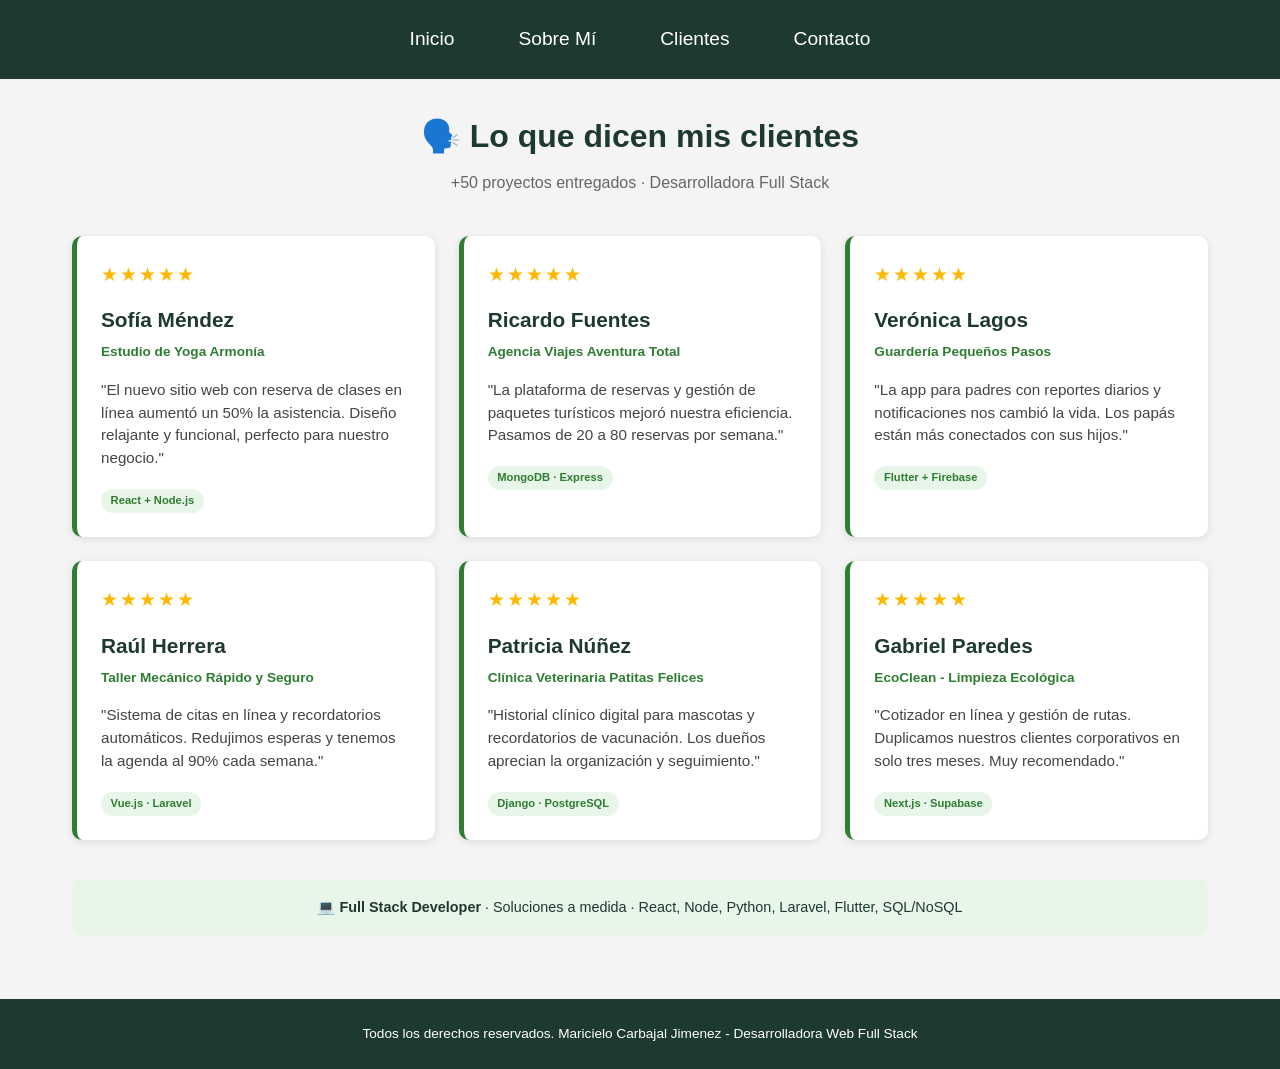
<file: Clientes.html>
<!DOCTYPE html>
<html lang="es">
<head>
    <meta charset="UTF-8">
    <meta name="viewport" content="width=device-width, initial-scale=1.0">
    <title>Clientes | Maricielo Carbajal - Full Stack Developer</title>
   <link rel="stylesheet" href="css/clientes.css">
</head>
<body>

    <!-- Navegación -->
    <nav class="nav-bg">
        <div class="navegacion-principal">
            <a href="index.html">Inicio</a>
            <a href="SobreMi.html">Sobre Mí</a>
            <a href="Clientes.html">Clientes</a>
            <a href="Contacto.html">Contacto</a>
        </div>
    </nav>

    <main class="clientes">
        <h2>🗣️ Lo que dicen mis clientes</h2>
        <div class="subtitulo">+50 proyectos entregados · Desarrolladora Full Stack</div>

        <div class="grid-clientes">
            
            <!-- Testimonio 1 -->
            <div class="testimonio">
                <div class="estrellas">★★★★★</div>
                <h3>Sofía Méndez</h3>
                <span class="empresa">Estudio de Yoga Armonía</span>
                <p>"El nuevo sitio web con reserva de clases en línea aumentó un 50% la asistencia. Diseño relajante y funcional, perfecto para nuestro negocio."</p>
                <span class="tecnologia">React + Node.js</span>
            </div>

            <!-- Testimonio 2 -->
            <div class="testimonio">
                <div class="estrellas">★★★★★</div>
                <h3>Ricardo Fuentes</h3>
                <span class="empresa">Agencia Viajes Aventura Total</span>
                <p>"La plataforma de reservas y gestión de paquetes turísticos mejoró nuestra eficiencia. Pasamos de 20 a 80 reservas por semana."</p>
                <span class="tecnologia">MongoDB · Express</span>
            </div>

            <!-- Testimonio 3 -->
            <div class="testimonio">
                <div class="estrellas">★★★★★</div>
                <h3>Verónica Lagos</h3>
                <span class="empresa">Guardería Pequeños Pasos</span>
                <p>"La app para padres con reportes diarios y notificaciones nos cambió la vida. Los papás están más conectados con sus hijos."</p>
                <span class="tecnologia">Flutter + Firebase</span>
            </div>

            <!-- Testimonio 4 -->
            <div class="testimonio">
                <div class="estrellas">★★★★★</div>
                <h3>Raúl Herrera</h3>
                <span class="empresa">Taller Mecánico Rápido y Seguro</span>
                <p>"Sistema de citas en línea y recordatorios automáticos. Redujimos esperas y tenemos la agenda al 90% cada semana."</p>
                <span class="tecnologia">Vue.js · Laravel</span>
            </div>

            <!-- Testimonio 5 -->
            <div class="testimonio">
                <div class="estrellas">★★★★★</div>
                <h3>Patricia Núñez</h3>
                <span class="empresa">Clínica Veterinaria Patitas Felices</span>
                <p>"Historial clínico digital para mascotas y recordatorios de vacunación. Los dueños aprecian la organización y seguimiento."</p>
                <span class="tecnologia">Django · PostgreSQL</span>
            </div>

            <!-- Testimonio 6 -->
            <div class="testimonio">
                <div class="estrellas">★★★★★</div>
                <h3>Gabriel Paredes</h3>
                <span class="empresa">EcoClean - Limpieza Ecológica</span>
                <p>"Cotizador en línea y gestión de rutas. Duplicamos nuestros clientes corporativos en solo tres meses. Muy recomendado."</p>
                <span class="tecnologia">Next.js · Supabase</span>
            </div>

        </div>

        <!-- Mensaje final -->
        <div style="text-align: center; margin-top: 2.5rem; padding: 1rem; background: #e8f5e9; border-radius: 8px;">
            <p style="color: #1e3a2f; font-size: 0.9rem;">
                💻 <strong>Full Stack Developer</strong> · Soluciones a medida · React, Node, Python, Laravel, Flutter, SQL/NoSQL
            </p>
        </div>
    </main>

    <footer class="footer">
        <p>Todos los derechos reservados. Maricielo Carbajal Jimenez - Desarrolladora Web Full Stack</p>
    </footer>

</body>
</html>
</file>
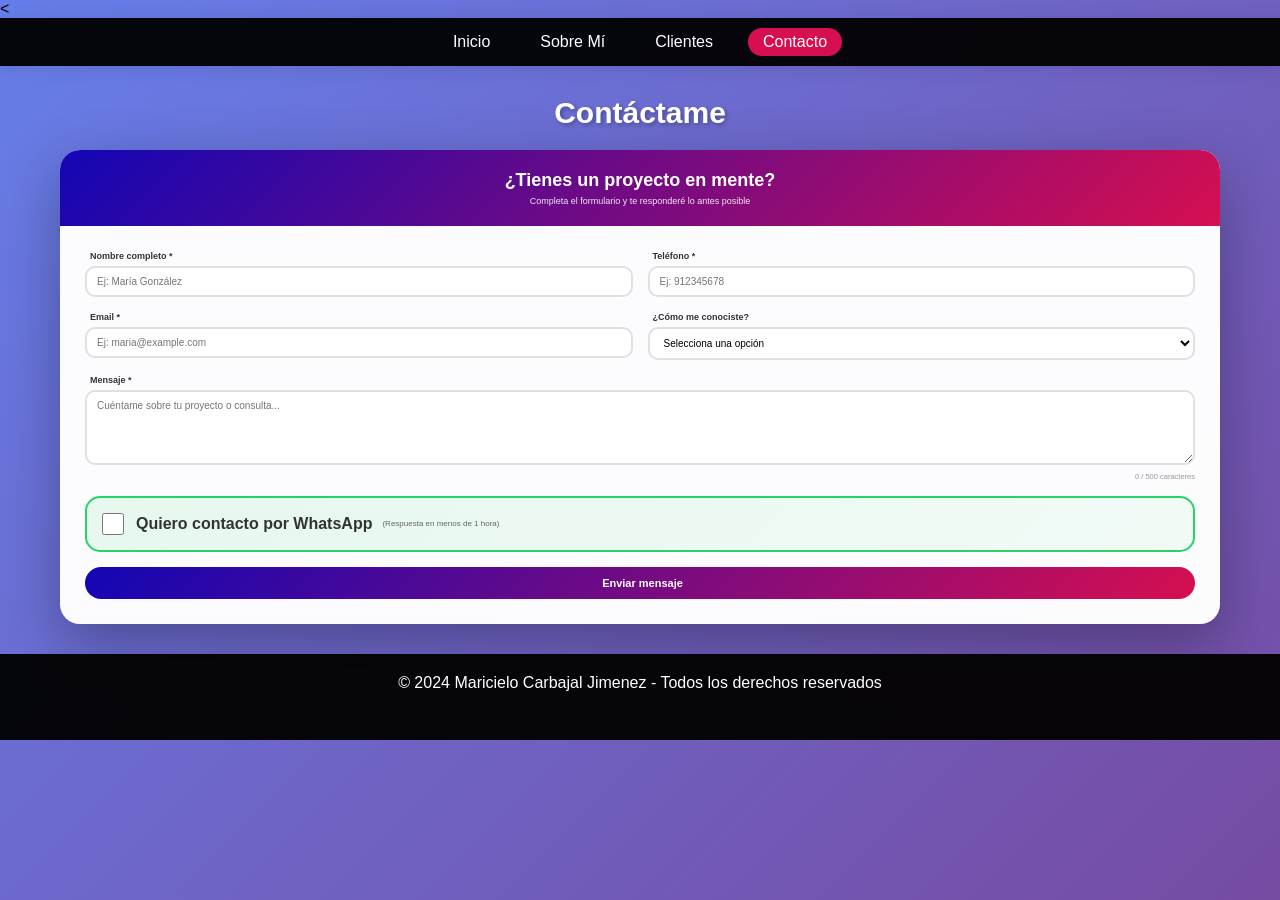
<file: Contacto.html>
<!DOCTYPE html>
<html lang="es">
<head>
    <meta charset="UTF-8">
    <meta name="viewport" content="width=device-width, initial-scale=1.0">
    <title>Contacto Profesional - Maricielo Carbajal Jimenez</title>
    <<link rel="stylesheet" href="css/style.css">
    <link rel="stylesheet" href="css/contacto.css">

    
</head>
<body>

    <!-- Navegación -->
    <nav class="navbar">
        <div class="nav-container">
            <a href="index.html" class="nav-link"><i class="fas fa-home"></i> Inicio</a>
            <a href="SobreMi.html" class="nav-link"><i class="fas fa-user"></i> Sobre Mí</a>
            <a href="Clientes.html" class="nav-link"><i class="fas fa-users"></i> Clientes</a>
            <a href="Contacto.html" class="nav-link active"><i class="fas fa-envelope"></i> Contacto</a>
        </div>
    </nav>

    <!-- Contenido principal -->
    <div class="main-container">
        <h1 class="page-title">
            <i class="fas fa-paper-plane"></i> Contáctame
        </h1>

        <div class="form-card">
            <div class="form-header">
                <h3><i class="fas fa-comment-dots"></i> ¿Tienes un proyecto en mente?</h3>
                <p>Completa el formulario y te responderé lo antes posible</p>
            </div>

            <div class="form-body">
                <form id="contactForm">
                    <div class="form-grid">
                        <div class="form-field">
                            <label><i class="fas fa-user"></i> Nombre completo *</label>
                            <input type="text" id="nombre" placeholder="Ej: María González" autocomplete="off">
                            <div class="error-message" id="error-nombre"></div>
                        </div>

                        <div class="form-field">
                            <label><i class="fas fa-phone"></i> Teléfono *</label>
                            <input type="tel" id="telefono" placeholder="Ej: 912345678" autocomplete="off">
                            <div class="error-message" id="error-telefono"></div>
                        </div>

                        <div class="form-field">
                            <label><i class="fas fa-envelope"></i> Email *</label>
                            <input type="email" id="email" placeholder="Ej: maria@example.com" autocomplete="off">
                            <div class="error-message" id="error-email"></div>
                        </div>

                        <div class="form-field">
                            <label><i class="fas fa-tag"></i> ¿Cómo me conociste?</label>
                            <select id="origen">
                                <option value="">Selecciona una opción</option>
                                <option value="google">Google / Buscador</option>
                                <option value="instagram">Instagram</option>
                                <option value="facebook">Facebook</option>
                                <option value="recomendacion">Recomendación</option>
                                <option value="otro">Otro</option>
                            </select>
                        </div>

                        <div class="form-field full-width">
                            <label><i class="fas fa-comment"></i> Mensaje *</label>
                            <textarea id="mensaje" rows="5" placeholder="Cuéntame sobre tu proyecto o consulta..."></textarea>
                            <div class="char-counter">
                                <span id="charCount">0</span> / 500 caracteres
                            </div>
                            <div class="error-message" id="error-mensaje"></div>
                        </div>
                    </div>

                    <!-- Sección WhatsApp -->
                    <div class="whatsapp-section">
                        <label class="whatsapp-checkbox">
                            <input type="checkbox" id="whatsappCheckbox">
                            <span><i class="fab fa-whatsapp" style="color: #25D366;"></i> Quiero contacto por WhatsApp</span>
                            <small>(Respuesta en menos de 1 hora)</small>
                        </label>
                        
                        <a href="#" id="whatsappButton" class="whatsapp-button" target="_blank">
                            <i class="fab fa-whatsapp"></i> Abrir conversación en WhatsApp
                        </a>
                    </div>

                    <!-- Botón enviar -->
                    <button type="submit" class="submit-button">
                        <i class="fas fa-paper-plane"></i> Enviar mensaje
                    </button>
                </form>
            </div>
        </div>
    </div>

    <!-- Modal de éxito -->
    <div id="successModal" class="modal">
        <div class="modal-content">
            <i class="fas fa-check-circle"></i>
            <h4>¡Mensaje enviado!</h4>
            <p>Gracias por contactarme. Te responderé a la brevedad posible.</p>
            <button class="modal-button" onclick="cerrarModal()">Cerrar</button>
        </div>
    </div>

    <!-- Footer -->
    <footer class="footer">
        <p>© 2024 Maricielo Carbajal Jimenez - Todos los derechos reservados</p>
        <div class="social-links">
            <a href="#"><i class="fab fa-instagram"></i></a>
            <a href="#"><i class="fab fa-facebook"></i></a>
            <a href="#"><i class="fab fa-linkedin"></i></a>
            <a href="#"><i class="fab fa-whatsapp"></i></a>
        </div>
    </footer>

    <script>
        // ========== SISTEMA COMPLETO DE VALIDACIÓN ==========
        
        // Obtener todos los elementos del DOM
        const form = document.getElementById('contactForm');
        const nombreInput = document.getElementById('nombre');
        const telefonoInput = document.getElementById('telefono');
        const emailInput = document.getElementById('email');
        const mensajeInput = document.getElementById('mensaje');
        const origenSelect = document.getElementById('origen');
        const whatsappCheckbox = document.getElementById('whatsappCheckbox');
        const whatsappButton = document.getElementById('whatsappButton');
        const charCountSpan = document.getElementById('charCount');
        
        // Contador de caracteres para el mensaje
        mensajeInput.addEventListener('input', function() {
            const length = this.value.length;
            charCountSpan.textContent = length;
            
            // Cambiar color si se acerca al límite
            if (length > 450) {
                charCountSpan.style.color = '#ff9800';
            } else if (length > 480) {
                charCountSpan.style.color = '#f44336';
            } else {
                charCountSpan.style.color = '#999';
            }
        });
        
        // Función para validar un campo individual (validación en tiempo real)
        function validarCampo(campo) {
            const id = campo.id;
            const valor = campo.value.trim();
            let esValido = true;
            let mensajeError = '';
            
            switch(id) {
                case 'nombre':
                    if (valor === '') {
                        mensajeError = '⚠️ El nombre es obligatorio';
                        esValido = false;
                    } else if (valor.length < 3) {
                        mensajeError = '⚠️ El nombre debe tener al menos 3 caracteres';
                        esValido = false;
                    } else if (valor.length > 50) {
                        mensajeError = '⚠️ El nombre es demasiado largo (máx 50)';
                        esValido = false;
                    } else if (!/^[a-zA-ZáéíóúñÑ\s]+$/.test(valor)) {
                        mensajeError = '⚠️ Solo letras y espacios';
                        esValido = false;
                    }
                    break;
                    
                case 'telefono':
                    const telefonoRegex = /^[0-9]{9}$/;
                    if (valor === '') {
                        mensajeError = '⚠️ El teléfono es obligatorio';
                        esValido = false;
                    } else if (!telefonoRegex.test(valor)) {
                        mensajeError = '⚠️ Teléfono inválido (9 dígitos, solo números)';
                        esValido = false;
                    }
                    break;
                    
                case 'email':
                    const emailRegex = /^[^\s@]+@[^\s@]+\.[^\s@]+$/;
                    if (valor === '') {
                        mensajeError = '⚠️ El email es obligatorio';
                        esValido = false;
                    } else if (!emailRegex.test(valor)) {
                        mensajeError = '⚠️ Email inválido (ejemplo@correo.com)';
                        esValido = false;
                    }
                    break;
                    
                case 'mensaje':
                    if (valor === '') {
                        mensajeError = '⚠️ El mensaje es obligatorio';
                        esValido = false;
                    } else if (valor.length < 10) {
                        mensajeError = '⚠️ El mensaje debe tener al menos 10 caracteres';
                        esValido = false;
                    } else if (valor.length > 500) {
                        mensajeError = '⚠️ El mensaje no puede exceder 500 caracteres';
                        esValido = false;
                    }
                    break;
            }
            
            // Mostrar/ocultar mensaje de error
            const errorDiv = document.getElementById(`error-${id}`);
            if (errorDiv) {
                if (!esValido) {
                    errorDiv.textContent = mensajeError;
                    errorDiv.classList.add('show');
                    campo.classList.add('error');
                } else {
                    errorDiv.classList.remove('show');
                    campo.classList.remove('error');
                }
            }
            
            return esValido;
        }
        
        // Añadir validación en tiempo real para cada campo
        nombreInput.addEventListener('blur', () => validarCampo(nombreInput));
        nombreInput.addEventListener('input', () => validarCampo(nombreInput));
        
        telefonoInput.addEventListener('blur', () => validarCampo(telefonoInput));
        telefonoInput.addEventListener('input', () => validarCampo(telefonoInput));
        
        emailInput.addEventListener('blur', () => validarCampo(emailInput));
        emailInput.addEventListener('input', () => validarCampo(emailInput));
        
        mensajeInput.addEventListener('blur', () => validarCampo(mensajeInput));
        mensajeInput.addEventListener('input', () => validarCampo(mensajeInput));
        
        // Función para validar todo el formulario antes de enviar
        function validarFormularioCompleto() {
            const nombreValido = validarCampo(nombreInput);
            const telefonoValido = validarCampo(telefonoInput);
            const emailValido = validarCampo(emailInput);
            const mensajeValido = validarCampo(mensajeInput);
            
            return nombreValido && telefonoValido && emailValido && mensajeValido;
        }
        
        // Función para actualizar el botón de WhatsApp (con datos del formulario)
        function actualizarWhatsApp() {
            if (whatsappCheckbox.checked) {
                const nombre = nombreInput.value.trim() || "sin nombre";
                const telefono = telefonoInput.value.trim() || "sin teléfono";
                const email = emailInput.value.trim() || "sin email";
                const mensaje = mensajeInput.value.trim() || "sin mensaje";
                const origen = origenSelect.value || "no especificado";
                
                // Crear mensaje personalizado y formateado para WhatsApp
                let textoWhatsApp = `Hola Maricielo, te contacto desde tu sitio web:%0A%0A`;
                textoWhatsApp += `📝 DATOS DE CONTACTO:%0A`;
                textoWhatsApp += `─────────────────%0A`;
                textoWhatsApp += `👤 Nombre: ${nombre}%0A`;
                textoWhatsApp += `📱 Teléfono: ${telefono}%0A`;
                textoWhatsApp += `✉️ Email: ${email}%0A`;
                textoWhatsApp += `📌 Conocido por: ${origen}%0A%0A`;
                textoWhatsApp += `💬 MENSAJE:%0A`;
                textoWhatsApp += `─────────────────%0A`;
                textoWhatsApp += `${mensaje}%0A%0A`;
                textoWhatsApp += `⏰ Fecha: ${new Date().toLocaleString('es-ES')}%0A`;
                textoWhatsApp += `🌐 Enviado desde: Formulario Web`;
                
                const whatsappLink = `https://wa.me/51935764032?text=${textoWhatsApp}`;
                whatsappButton.href = whatsappLink;
                whatsappButton.classList.add('show');
            } else {
                whatsappButton.classList.remove('show');
            }
        }
        
        // Escuchar cambios en el checkbox y en los campos del formulario
        whatsappCheckbox.addEventListener('change', actualizarWhatsApp);
        nombreInput.addEventListener('input', actualizarWhatsApp);
        telefonoInput.addEventListener('input', actualizarWhatsApp);
        emailInput.addEventListener('input', actualizarWhatsApp);
        mensajeInput.addEventListener('input', actualizarWhatsApp);
        origenSelect.addEventListener('change', actualizarWhatsApp);
        
        // Función para mostrar el modal de éxito
        function mostrarModal() {
            const modal = document.getElementById('successModal');
            modal.style.display = 'flex';
            
            // Cerrar modal después de 3 segundos automáticamente
            setTimeout(() => {
                cerrarModal();
            }, 3000);
        }
        
        function cerrarModal() {
            const modal = document.getElementById('successModal');
            modal.style.display = 'none';
        }
        
        // Función para limpiar el formulario después de enviar
        function limpiarFormulario() {
            form.reset();
            whatsappCheckbox.checked = false;
            whatsappButton.classList.remove('show');
            charCountSpan.textContent = '0';
            
            // Limpiar clases de error
            const allErrors = document.querySelectorAll('.error-message');
            allErrors.forEach(error => error.classList.remove('show'));
            
            const allInputs = document.querySelectorAll('input, textarea');
            allInputs.forEach(input => input.classList.remove('error'));
        }
        
        // Manejar el envío del formulario
        form.addEventListener('submit', function(e) {
            e.preventDefault();
            
            if (validarFormularioCompleto()) {
                // Recopilar datos para enviar (simulación)
                const datosFormulario = {
                    nombre: nombreInput.value.trim(),
                    telefono: telefonoInput.value.trim(),
                    email: emailInput.value.trim(),
                    mensaje: mensajeInput.value.trim(),
                    origen: origenSelect.value,
                    whatsapp: whatsappCheckbox.checked,
                    fecha: new Date().toISOString()
                };
                
                console.log('Datos enviados:', datosFormulario);
                
                // Mostrar mensaje de éxito
                mostrarModal();
                
                // Limpiar formulario después de 2 segundos
                setTimeout(() => {
                    limpiarFormulario();
                }, 2000);
                
                // Aquí normalmente enviarías los datos a un servidor con fetch()
                // Ejemplo:
                // fetch('tu-api/enviar', {
                //     method: 'POST',
                //     headers: { 'Content-Type': 'application/json' },
                //     body: JSON.stringify(datosFormulario)
                // });
            } else {
                // Scroll hasta el primer error
                const primerError = document.querySelector('.error-message.show');
                if (primerError) {
                    primerError.scrollIntoView({ behavior: 'smooth', block: 'center' });
                }
            }
        });
        
        // Efecto de bienvenida en consola
        console.log('%c✨ Formulario de contacto cargado ✨', 'color: #d60f51; font-size: 16px; font-weight: bold;');
        console.log('%cMaricielo Carbajal - Contacto profesional', 'color: #1206b4; font-size: 12px;');
    </script>
</body>
</html>
</file>
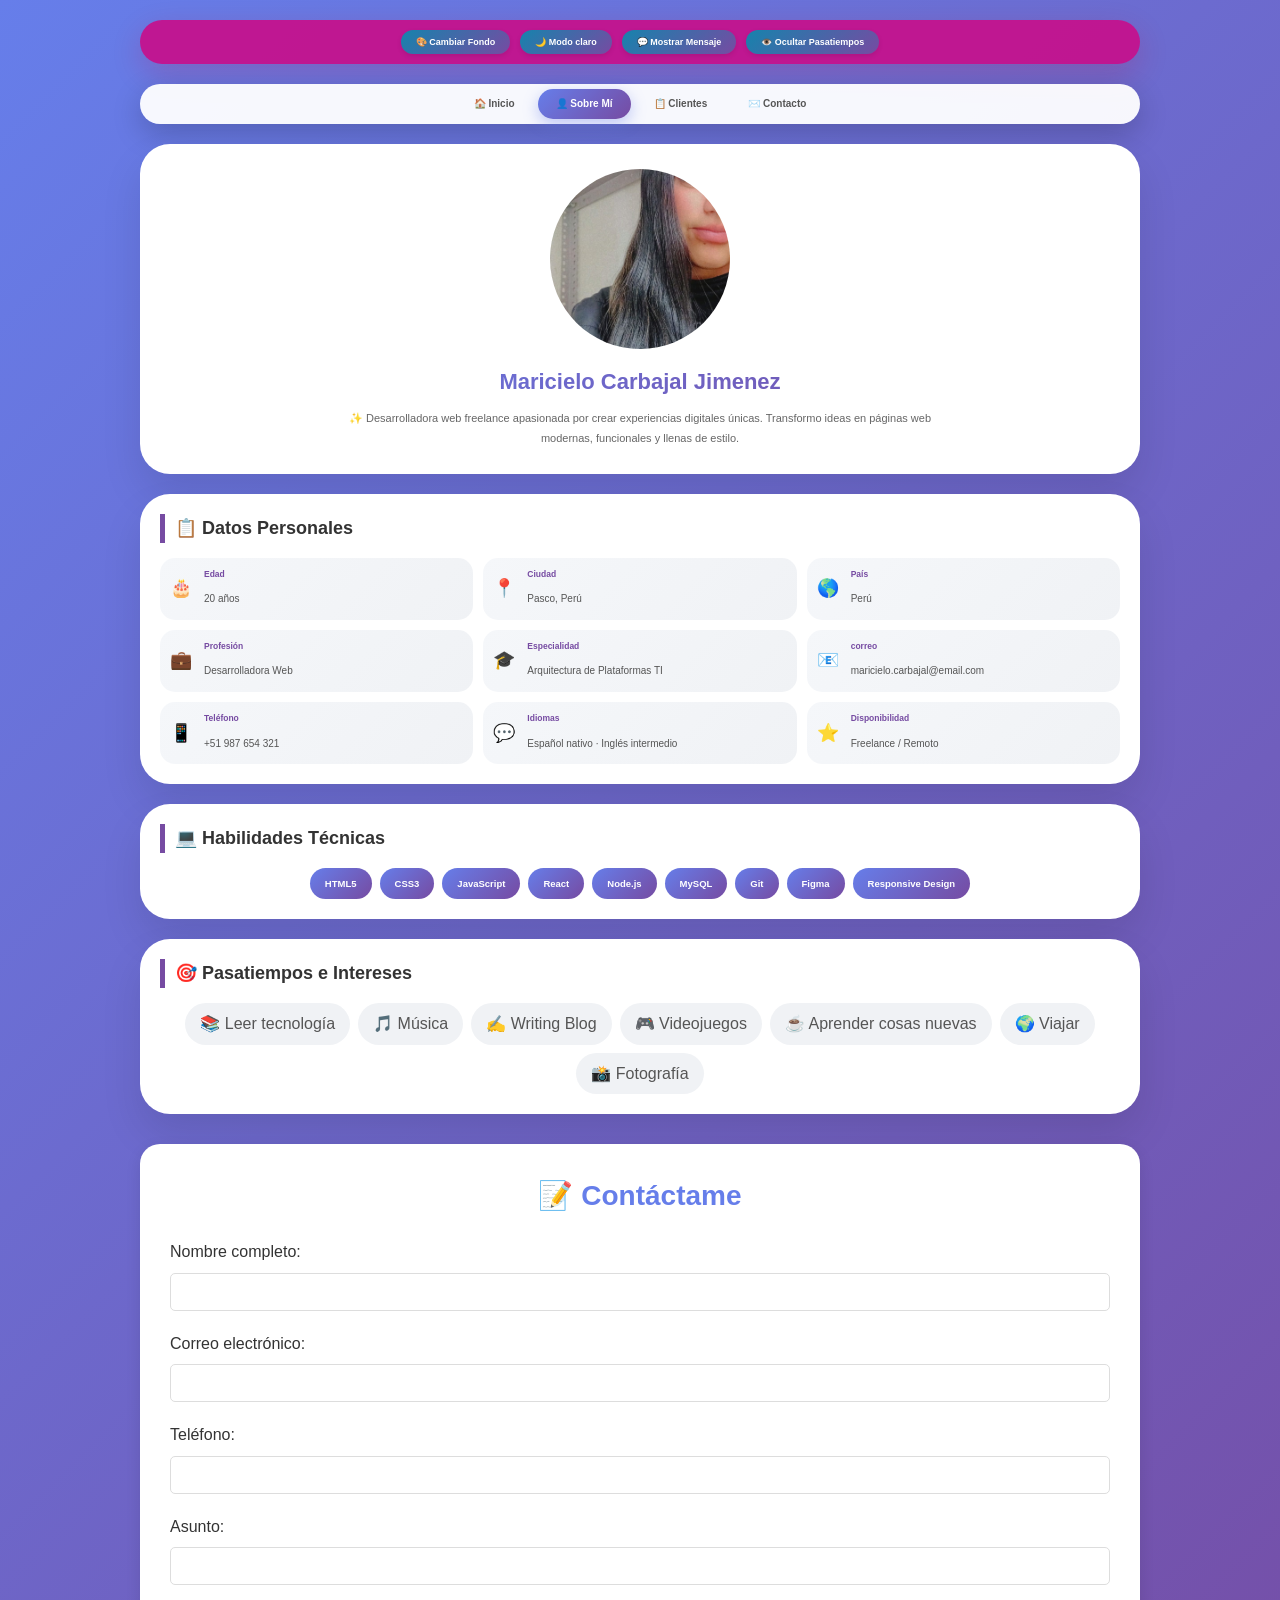
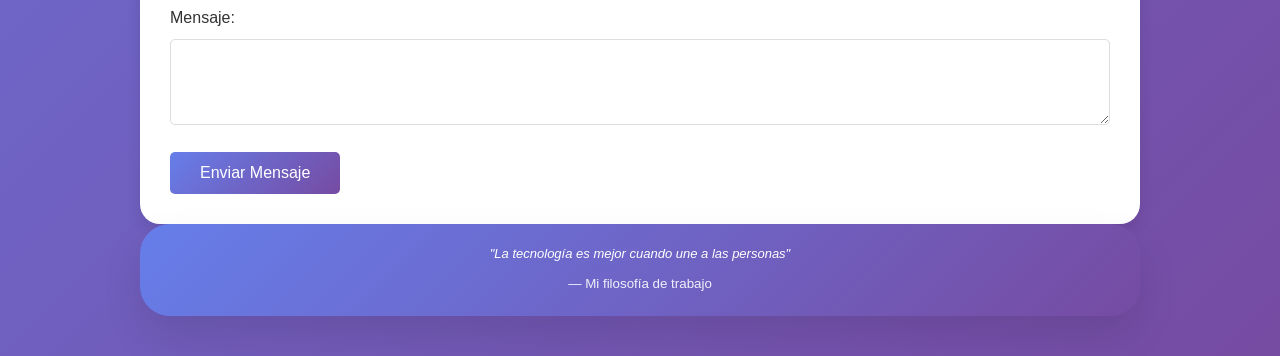
<file: SobreMi.html>
<!DOCTYPE html>
<html lang="es">
<head>
    <meta charset="UTF-8">
    <meta name="viewport" content="width=device-width, initial-scale=1.0">
    <title>Sobre Mi - Maricielo Carbajal Jimenez</title>
    <link rel="stylesheet" href="css/style.css">
    <link rel="stylesheet" href="css/sobremi.css">
    
    <style>
        /* Estilos adicionales para el formulario */
        .formulario-contacto {
            background: white;
            border-radius: 20px;
            padding: 30px;
            margin-top: 30px;
            box-shadow: 0 5px 15px rgba(0,0,0,0.1);
        }
        
        .formulario-contacto h2 {
            color: #667eea;
            margin-bottom: 20px;
        }
        
        .grupo-form {
            margin-bottom: 20px;
        }
        
        .grupo-form label {
            display: block;
            margin-bottom: 8px;
            color: #333;
            font-weight: 500;
        }
        
        .grupo-form input,
        .grupo-form textarea {
            width: 100%;
            padding: 10px;
            border: 1px solid #ddd;
            border-radius: 5px;
            font-size: 14px;
        }
        
        .grupo-form input:focus,
        .grupo-form textarea:focus {
            outline: none;
            border-color: #667eea;
        }
        
        .btn-enviar {
            background: linear-gradient(135deg, #667eea, #764ba2);
            color: white;
            border: none;
            padding: 12px 30px;
            border-radius: 5px;
            cursor: pointer;
            font-size: 16px;
        }
        
        .btn-enviar:hover {
            opacity: 0.9;
        }
        
        .mensaje-exito {
            background: #d4edda;
            color: #155724;
            padding: 10px;
            border-radius: 5px;
            margin-bottom: 20px;
            display: none;
        }
        
        .mensaje-error {
            background: #f8d7da;
            color: #721c24;
            padding: 10px;
            border-radius: 5px;
            margin-bottom: 20px;
            display: none;
        }
    </style>
</head>
<body>
    <div class="contenedor">
        <!-- Panel de botones de control (NUEVAS FUNCIONALIDADES) -->
        <div class="panel-botones">
            <button class="btn-control" id="btnCambiarColor">🎨 Cambiar Fondo</button>
            <button class="btn-control" id="btnModoOscuro">🌙 Modo claro</button>
            <button class="btn-control" id="btnMostrarMensaje">💬 Mostrar Mensaje</button>
            <button class="btn-control" id="btnOcultarSecciones">👁️ Ocultar Pasatiempos</button>
        </div>

        <!-- Navegación -->
        <div class="nav-bg">
            <div class="navegacion-principal">
                <a href="index.html">🏠 Inicio</a>
                <a href="SobreMi.html" class="activo">👤 Sobre Mí</a>
                <a href="Clientes.html">📋 Clientes</a>
                <a href="Contacto.html">✉️ Contacto</a>
            </div>
        </div>

        <!-- Perfil -->
        <div class="perfil">
            <div class="foto-perfil"></div>
            <h1 class="nombre">Maricielo Carbajal Jimenez</h1>
            <p class="descripcion">
                ✨ Desarrolladora web freelance apasionada por crear experiencias digitales únicas. 
                Transformo ideas en páginas web modernas, funcionales y llenas de estilo.
            </p>
        </div>

        <!-- Datos Personales -->
        <div class="tarjeta" id="datosPersonales">
            <h2>📋 Datos Personales</h2>
            <div class="grid-datos">
                <div class="item-dato">
                    <div class="icono-dato">🎂</div>
                    <div><strong>Edad</strong><span>20 años</span></div>
                </div>
                <div class="item-dato">
                    <div class="icono-dato">📍</div>
                    <div><strong>Ciudad</strong><span>Pasco, Perú</span></div>
                </div>
                <div class="item-dato">
                    <div class="icono-dato">🌎</div>
                    <div><strong>País</strong><span>Perú</span></div>
                </div>
                <div class="item-dato">
                    <div class="icono-dato">💼</div>
                    <div><strong>Profesión</strong><span>Desarrolladora Web</span></div>
                </div>
                <div class="item-dato">
                    <div class="icono-dato">🎓</div>
                    <div><strong>Especialidad</strong><span>Arquitectura de Plataformas TI</span></div>
                </div>
                <div class="item-dato">
                    <div class="icono-dato">📧</div>
                    <div><strong>correo</strong><span>maricielo.carbajal@email.com</span></div>
                </div>
                <div class="item-dato">
                    <div class="icono-dato">📱</div>
                    <div><strong>Teléfono</strong><span>+51 987 654 321</span></div>
                </div>
                <div class="item-dato">
                    <div class="icono-dato">💬</div>
                    <div><strong>Idiomas</strong><span>Español nativo · Inglés intermedio</span></div>
                </div>
                <div class="item-dato">
                    <div class="icono-dato">⭐</div>
                    <div><strong>Disponibilidad</strong><span>Freelance / Remoto</span></div>
                </div>
            </div>
        </div>

        <!-- Habilidades -->
        <div class="tarjeta" id="habilidades">
            <h2>💻 Habilidades Técnicas</h2>
            <div class="lista-habilidades">
                <span class="habilidad">HTML5</span>
                <span class="habilidad">CSS3</span>
                <span class="habilidad">JavaScript</span>
                <span class="habilidad">React</span>
                <span class="habilidad">Node.js</span>
                <span class="habilidad">MySQL</span>
                <span class="habilidad">Git</span>
                <span class="habilidad">Figma</span>
                <span class="habilidad">Responsive Design</span>
            </div>
        </div>

        <!-- Pasatiempos -->
        <div class="tarjeta" id="pasatiempos">
            <h2>🎯 Pasatiempos e Intereses</h2>
            <div class="lista-pasatiempos">
                <span class="pasatiempo">📚 Leer tecnología</span>
                <span class="pasatiempo">🎵 Música</span>
                <span class="pasatiempo">✍️ Writing Blog</span>
                <span class="pasatiempo">🎮 Videojuegos</span>
                <span class="pasatiempo">☕ Aprender cosas nuevas</span>
                <span class="pasatiempo">🌍 Viajar</span>
                <span class="pasatiempo">📸 Fotografía</span>
            </div>
        </div>

        <!-- FORMULARIO AGREGADO -->
        <div class="formulario-contacto">
            <h2>📝 Contáctame</h2>
            <div id="mensajeExito" class="mensaje-exito">✅ ¡Mensaje enviado correctamente!</div>
            <div id="mensajeError" class="mensaje-error">❌ Error al enviar el mensaje</div>
            
            <form id="contactoForm" method="POST" action="guardar_mensaje.php">
                <div class="grupo-form">
                    <label for="nombre">Nombre completo:</label>
                    <input type="text" id="nombre" name="nombre" required>
                </div>
                
                <div class="grupo-form">
                    <label for="email">Correo electrónico:</label>
                    <input type="email" id="email" name="email" required>
                </div>
                
                <div class="grupo-form">
                    <label for="telefono">Teléfono:</label>
                    <input type="tel" id="telefono" name="telefono">
                </div>
                
                <div class="grupo-form">
                    <label for="asunto">Asunto:</label>
                    <input type="text" id="asunto" name="asunto" required>
                </div>
                
                <div class="grupo-form">
                    <label for="mensaje">Mensaje:</label>
                    <textarea id="mensaje" name="mensaje" rows="4" required></textarea>
                </div>
                
                <button type="submit" class="btn-enviar">Enviar Mensaje</button>
            </form>
        </div>

        <!-- Cita inspiradora -->
        <div class="cita">
            <p>"La tecnología es mejor cuando une a las personas"</p>
            <small>— Mi filosofía de trabajo</small>
        </div>
    </div>

    <!-- Botón flotante para subir -->
    <button id="btnTop">⬆️ Subir</button>

    <script>
        document.addEventListener("DOMContentLoaded", () => { 
            console.log("✨ Sitio cargado correctamente - Todos los botones funcionan");

            // ========== 1. BOTÓN PARA CAMBIAR COLOR DE FONDO ==========
            const btnCambiarColor = document.getElementById("btnCambiarColor");
            let colores = ["#667eea", "#764ba2", "#e74c3c", "#3498db", "#2ecc71", "#f39c12", "#1abc9c"];
            let indiceColor = 0;
            
            if(btnCambiarColor) {
                btnCambiarColor.addEventListener("click", () => {
                    indiceColor = (indiceColor + 1) % colores.length;
                    document.body.style.background = `linear-gradient(135deg, ${colores[indiceColor]} 0%, ${colores[(indiceColor + 1) % colores.length]} 100%)`;
                    mostrarMensajeTemporal(`🎨 Fondo cambiado a ${colores[indiceColor]}`);
                });
            }

            // ========== 2. BOTÓN MODO OSCURO / CLARO ==========
            const btnModoOscuro = document.getElementById("btnModoOscuro");
            let modoOscuro = false;
            
            if(btnModoOscuro) {
                btnModoOscuro.addEventListener("click", () => {
                    modoOscuro = !modoOscuro;
                    if(modoOscuro) {
                        document.body.style.background = "#1a1a2e";
                        document.querySelectorAll(".tarjeta, .perfil, .nav-bg, .panel-botones, .formulario-contacto").forEach(element => {
                            element.style.background = "#16213e";
                            element.style.color = "#eee";
                        });
                        btnModoOscuro.textContent = "☀️ Modo Claro";
                        mostrarMensajeTemporal("🌙 Modo oscuro activado");
                    } else {
                        document.body.style.background = "linear-gradient(135deg, #667eea 0%, #764ba2 100%)";
                        document.querySelectorAll(".tarjeta, .perfil, .nav-bg, .panel-botones, .formulario-contacto").forEach(element => {
                            element.style.background = "white";
                            element.style.color = "#333";
                        });
                        btnModoOscuro.textContent = "🌙 Modo Oscuro";
                        mostrarMensajeTemporal("☀️ Modo claro activado");
                    }
                });
            }

            // ========== 3. BOTÓN PARA MOSTRAR MENSAJE FLOTANTE ==========
            const btnMostrarMensaje = document.getElementById("btnMostrarMensaje");
            
            if(btnMostrarMensaje) {
                btnMostrarMensaje.addEventListener("click", () => {
                    mostrarMensajeTemporal("✨ ¡Hola! Este es un mensaje interactivo. ¡Gracias por visitar mi sitio! ✨");
                });
            }

            // ========== 4. BOTÓN PARA OCULTAR/MOSTRAR PASATIEMPOS ==========
            const btnOcultarSecciones = document.getElementById("btnOcultarSecciones");
            let pasatiemposVisible = true;
            const seccionPasatiempos = document.getElementById("pasatiempos");
            
            if(btnOcultarSecciones && seccionPasatiempos) {
                btnOcultarSecciones.addEventListener("click", () => {
                    if(pasatiemposVisible) {
                        seccionPasatiempos.style.display = "none";
                        btnOcultarSecciones.textContent = "👁️ Mostrar Pasatiempos";
                        mostrarMensajeTemporal("🙈 Sección de pasatiempos ocultada");
                        pasatiemposVisible = false;
                    } else {
                        seccionPasatiempos.style.display = "block";
                        btnOcultarSecciones.textContent = "👁️ Ocultar Pasatiempos";
                        mostrarMensajeTemporal("👀 Sección de pasatiempos visible");
                        pasatiemposVisible = true;
                    }
                });
            }

            // ========== MANEJO DEL FORMULARIO ==========
            const formulario = document.getElementById("contactoForm");
            const mensajeExito = document.getElementById("mensajeExito");
            const mensajeError = document.getElementById("mensajeError");
            
            if(formulario) {
                formulario.addEventListener("submit", async (e) => {
                    e.preventDefault();
                    
                    mensajeExito.style.display = "none";
                    mensajeError.style.display = "none";
                    
                    const formData = new FormData(formulario);
                    
                    try {
                        const response = await fetch("guardar_mensaje.php", {
                            method: "POST",
                            body: formData
                        });
                        
                        const resultado = await response.text();
                        
                        if(resultado.includes("success")) {
                            mensajeExito.style.display = "block";
                            formulario.reset();
                            mostrarMensajeTemporal("✅ Mensaje enviado con éxito");
                            
                            setTimeout(() => {
                                mensajeExito.style.display = "none";
                            }, 5000);
                        } else {
                            mensajeError.style.display = "block";
                            mostrarMensajeTemporal("❌ Error al enviar");
                            
                            setTimeout(() => {
                                mensajeError.style.display = "none";
                            }, 5000);
                        }
                    } catch(error) {
                        mensajeError.style.display = "block";
                        mostrarMensajeTemporal("❌ Error de conexión");
                    }
                });
            }

            // ========== BOTÓN PARA SUBIR (SCROLL TOP) ==========
            const btnTop = document.getElementById("btnTop");
            if(btnTop) {
                window.addEventListener("scroll", () => {
                    if(window.scrollY > 300) {
                        btnTop.style.display = "block";
                    } else {
                        btnTop.style.display = "none";
                    }
                });

                btnTop.addEventListener("click", () => {
                    window.scrollTo({ 
                        top: 0, 
                        behavior: "smooth" 
                    });
                    mostrarMensajeTemporal("⬆️ Subiendo al inicio");
                });
            }

            // ========== FUNCIÓN PARA MOSTRAR MENSAJES TEMPORALES ==========
            function mostrarMensajeTemporal(texto) {
                const mensajeAnterior = document.querySelector(".mensaje-flotante");
                if(mensajeAnterior) {
                    mensajeAnterior.remove();
                }
                
                const mensaje = document.createElement("div");
                mensaje.className = "mensaje-flotante";
                mensaje.textContent = texto;
                document.body.appendChild(mensaje);
                
                setTimeout(() => {
                    mensaje.remove();
                }, 3000);
            }
        });
    </script>
</body>
</html>
</file>
<file: css/clientes.css>
* {
            margin: 0;
            padding: 0;
            box-sizing: border-box;
        }

        body {
            font-family: Arial, Helvetica, sans-serif;
            background-color: #f4f4f4;
            line-height: 1.6;
        }

        /* Navegación */
        .nav-bg {
            background-color: #1e3a2f;
            padding: 1rem 0;
        }

        .navegacion-principal {
            max-width: 1200px;
            margin: 0 auto;
            display: flex;
            justify-content: center;
            gap: 2rem;
            flex-wrap: wrap;
            padding: 0 1rem;
        }

        .navegacion-principal a {
            color: white;
            text-decoration: none;
            font-size: 1.2rem;
            padding: 0.5rem 1rem;
            transition: background 0.3s;
            border-radius: 5px;
        }

        .navegacion-principal a:hover {
            background-color: #2e7d32;
        }

        /* Contenido principal */
        .clientes {
            max-width: 1200px;
            margin: 0 auto;
            padding: 2rem;
        }

        .clientes h2 {
            color: #1e3a2f;
            text-align: center;
            font-size: 2rem;
            margin-bottom: 0.5rem;
        }

        .subtitulo {
            text-align: center;
            color: #666;
            margin-bottom: 2.5rem;
            font-size: 1rem;
        }

        /* Grid de testimonios */
        .grid-clientes {
            display: grid;
            grid-template-columns: repeat(3, 1fr);
            gap: 1.5rem;
        }

        @media (max-width: 900px) {
            .grid-clientes {
                grid-template-columns: repeat(2, 1fr);
            }
        }

        @media (max-width: 600px) {
            .grid-clientes {
                grid-template-columns: 1fr;
            }
        }

        /* Tarjeta de testimonio */
        .testimonio {
            background-color: white;
            padding: 1.5rem;
            border-radius: 10px;
            box-shadow: 0 2px 8px rgba(0,0,0,0.1);
            border-left: 5px solid #2e7d32;
        }

        .testimonio h3 {
            color: #1e3a2f;
            font-size: 1.3rem;
            margin-bottom: 0.3rem;
        }

        .testimonio .empresa {
            color: #2e7d32;
            font-weight: bold;
            font-size: 0.85rem;
            margin-bottom: 1rem;
            display: block;
        }

        .testimonio p {
            color: #444;
            font-size: 0.95rem;
            line-height: 1.5;
            margin-bottom: 1rem;
        }

        .estrellas {
            color: #ffb800;
            font-size: 1.2rem;
            margin-bottom: 0.8rem;
            letter-spacing: 2px;
        }

        .tecnologia {
            display: inline-block;
            background-color: #e8f5e9;
            color: #2e7d32;
            font-size: 0.7rem;
            padding: 0.2rem 0.6rem;
            border-radius: 20px;
            font-weight: bold;
        }

        /* Footer */
        .footer {
            background-color: #1e3a2f;
            color: white;
            text-align: center;
            padding: 1.5rem;
            margin-top: 2rem;
            font-size: 0.85rem;
        }
</file>
<file: css/style.css>
:root {
    --blanco: #c7d7e8;
    --oscuro: #491741;
    --primario: #171c49;
    --secundario: #da1085;
    --gris: #a11bc2;
    --grisClaro: #b0bed1;
}
/*  Globales **/
html {
    font-size: 62.5%;
    box-sizing: border-box; /* Hack para Box Model **/
    scroll-snap-type:  y proximity;
}
/** Scroll Snap**/
.servicios,
.navegacion-principal,
.formulario {
    scroll-snap-align: center;
    scroll-snap-stop: always;
}

*, *:before, *:after {
    box-sizing: inherit;
}
body {
    font-size: 16px; /* 1rem = 10px */
    font-family: 'Krub', sans-serif;
    background-image: linear-gradient(to top, var(--grisClaro) 0%, var(--blanco) 100% );
}
.contenedor {
    max-width: 120rem;
    margin: 0 auto;
}
.boton {
    background-color: var(--secundario);
    color: var(--blanco);
    padding: 1rem 3rem;
    margin-top: 3rem;
    font-size: 2rem;
    text-decoration: none;
    text-transform: uppercase;
    font-weight: bold;
    border-radius: .5rem;
    width: 90%;
    text-align: center;
    border: none;
}
@media (min-width: 768px) {
    .boton {
        width: auto;
    }
}
.boton:hover {
    cursor: pointer;
}

.sombra {
    box-shadow: 0px 5px 15px 0px rgba(112,112,112,0.48);
    background-color: var(--blanco);
    padding: 2rem;
    border-radius: 1rem;
}

/* Tipografia */
h1 {
    font-size: 3.8rem;
}
h2 {
    font-size: 2.8rem;
}
h3 {
    font-size: 1.8rem;
}
h1,h2,h3 {
    text-align: center;
}


/* Titulos */
.titulo span {
    font-size: 2rem;
}

/** Utilidades **/
.w-sm-100 {
    width: 100%;
}
@media (min-width: 768px) {
    .w-sm-100 {
        width: auto;
    }
}
.flex {
    display: flex;
}
.alinear-derecha {
    justify-content: flex-end;
}

/* Navegacion Principal */
.nav-bg {
    background-color: var(--secundario);
}
.navegacion-principal {
    display: flex;
    flex-direction: column;
}
@media (min-width: 768px) {
    .navegacion-principal {
        flex-direction: row;
        justify-content: space-between;
    }
}

.navegacion-principal a {
    display: block;
    text-align: center;
    color: var(--blanco);
    text-decoration: none;
    font-size: 2rem;
    font-weight: 700;
    padding: 1rem;
}
.navegacion-principal a:hover {
    background-color: var(--primario);
    color: var(--oscuro);
}

/* Hero */
.hero {
    background-image: url(../IMAGEN/logos.png);
    background-repeat: no-repeat;
    background-size: cover;
    height: 450px;
    position: relative;
    margin-bottom: 2rem;
}
.contenido-hero {
    position: absolute;
    background-color: rgba(128, 128, 128, 0.568); /** Anterior **/
    background-color: rgba(121, 120, 120, 0.616);
    width: 100%;
    height: 100%;

    display: flex;
    flex-direction: column;
    align-items: center;
    justify-content: center;

}
.contenido-hero h2, 
.contenido-hero p {
    color: var(--blanco);
}
.contenido-hero .ubicacion {
    display: flex;
    align-items: flex-end;
}



/** Servicios **/
@media (min-width: 768px) {
    .servicios {
        display: grid;
        grid-template-columns: repeat(3, 1fr);
        column-gap: 1rem;
    }
}

.servicio {
    display: flex;
    flex-direction: column;
    align-items: center;
}
.servicio h3 {
    color: var(--secundario);
    font-weight: normal;
}
.servicio p {
    line-height: 2;
    text-align: center;
}
.servicio .iconos {
    height: 15rem;
    width: 15rem;
    background-color: var(--primario);
    border-radius: 50%;
    display: flex;
    justify-content: space-evenly;
    align-items: center;
}

/** Contacto **/
.formulario {
    background-color: var(--gris);
    width: min( 60rem, 100% ); /** Utilizar el valor más pequeño **/
    margin: 0 auto;
    padding: 2rem;
    border-radius: 1rem;
}

.formulario fieldset {
    border: none;
}
.formulario legend {
    text-align: center;
    font-size: 1.8rem;
    text-transform: uppercase;
    font-weight: 700;
    margin-bottom: 2rem;
    color: var(--primario);
}

@media (min-width: 768px) {
    .contenedor-campos {
        display: grid;
        grid-template-columns: 50% 50%;
        grid-template-rows: auto auto 20rem ;
        column-gap: 1rem;
    }

    .campo:nth-child(3),
    .campo:nth-child(4) {
        grid-column: 1 / 3;
    }
}
.campo {
    margin-bottom: 1rem;
}
.campo label {
    color: var(--blanco);
    font-weight: bold;
    margin-bottom: .5rem;
    display: block;
}
.campo textarea {
    height: 20rem;
}

.input-text {
    width: 100%;
    border: none;
    padding: 1.5rem;
    border-radius: .5rem;
}

/** Footer **/
.footer {
    text-align: center;
}
</file>
<file: css/contacto.css>
* {
            margin: 0;
            padding: 0;
            box-sizing: border-box;
        }

        body {
            font-family: 'Poppins', sans-serif;
            background: linear-gradient(135deg, #667eea 0%, #764ba2 100%);
            min-height: 100vh;
            overflow-x: hidden;
        }

        /* Animación de fondo */
        @keyframes float {
            0%, 100% { transform: translateY(0px); }
            50% { transform: translateY(-20px); }
        }

        /* Navegación moderna */
        .navbar {
            background: rgba(0, 0, 0, 0.95);
            backdrop-filter: blur(10px);
            position: sticky;
            top: 0;
            z-index: 1000;
            box-shadow: 0 2px 20px rgba(0,0,0,0.1);
        }

        .nav-container {
            max-width: 1200px;
            margin: 0 auto;
            padding: 1rem 2rem;
            display: flex;
            justify-content: center;
            gap: 2rem;
            flex-wrap: wrap;
        }

        .nav-link {
            color: white;
            text-decoration: none;
            font-weight: 500;
            padding: 0.5rem 1.5rem;
            border-radius: 50px;
            transition: all 0.3s ease;
            position: relative;
        }

        .nav-link::before {
            content: '';
            position: absolute;
            bottom: 0;
            left: 50%;
            transform: translateX(-50%);
            width: 0;
            height: 2px;
            background: #d60f51;
            transition: width 0.3s ease;
        }

        .nav-link:hover::before {
            width: 80%;
        }

        .nav-link.active {
            background: #d60f51;
        }

        /* Contenedor principal */
        .main-container {
            max-width: 1200px;
            margin: 3rem auto;
            padding: 0 2rem;
        }

        /* Título con efecto */
        .page-title {
            text-align: center;
            color: white;
            font-size: 3rem;
            font-weight: 700;
            margin-bottom: 2rem;
            text-shadow: 2px 2px 4px rgba(0,0,0,0.3);
            animation: slideInDown 0.8s ease;
        }

        @keyframes slideInDown {
            from {
                opacity: 0;
                transform: translateY(-50px);
            }
            to {
                opacity: 1;
                transform: translateY(0);
            }
        }

        /* Tarjeta del formulario */
        .form-card {
            background: rgba(255, 255, 255, 0.98);
            border-radius: 20px;
            overflow: hidden;
            box-shadow: 0 20px 60px rgba(0,0,0,0.3);
            animation: fadeInUp 0.8s ease;
        }

        @keyframes fadeInUp {
            from {
                opacity: 0;
                transform: translateY(50px);
            }
            to {
                opacity: 1;
                transform: translateY(0);
            }
        }

        /* Header del formulario */
        .form-header {
            background: linear-gradient(135deg, #1206b4, #d60f51);
            padding: 2rem;
            text-align: center;
            color: white;
        }

        .form-header h3 {
            font-size: 1.8rem;
            margin-bottom: 0.5rem;
        }

        .form-header p {
            opacity: 0.9;
            font-size: 0.9rem;
        }

        /* Cuerpo del formulario */
        .form-body {
            padding: 2.5rem;
        }

        /* Grid de campos */
        .form-grid {
            display: grid;
            grid-template-columns: repeat(2, 1fr);
            gap: 1.5rem;
            margin-bottom: 1.5rem;
        }

        .form-field {
            position: relative;
        }

        .form-field.full-width {
            grid-column: span 2;
        }

        .form-field label {
            display: block;
            margin-bottom: 0.5rem;
            font-weight: 600;
            color: #333;
            font-size: 0.9rem;
        }

        .form-field label i {
            margin-right: 0.5rem;
            color: #d60f51;
        }

        .form-field input,
        .form-field textarea,
        .form-field select {
            width: 100%;
            padding: 0.8rem 1rem;
            border: 2px solid #e0e0e0;
            border-radius: 10px;
            font-size: 1rem;
            font-family: inherit;
            transition: all 0.3s ease;
            background: white;
        }

        .form-field input:focus,
        .form-field textarea:focus,
        .form-field select:focus {
            outline: none;
            border-color: #d60f51;
            box-shadow: 0 0 0 3px rgba(214, 15, 81, 0.1);
        }

        .form-field input.error,
        .form-field textarea.error {
            border-color: #f44336;
            animation: shake 0.5s;
        }

        @keyframes shake {
            0%, 100% { transform: translateX(0); }
            25% { transform: translateX(-10px); }
            75% { transform: translateX(10px); }
        }

        /* Mensaje de error debajo del campo */
        .error-message {
            color: #f44336;
            font-size: 0.75rem;
            margin-top: 0.25rem;
            display: none;
        }

        .error-message.show {
            display: block;
        }

        /* Contador de caracteres */
        .char-counter {
            text-align: right;
            font-size: 0.75rem;
            color: #999;
            margin-top: 0.25rem;
        }

        /* Sección de WhatsApp */
        .whatsapp-section {
            background: linear-gradient(135deg, rgba(37, 211, 102, 0.1), rgba(37, 211, 102, 0.05));
            border: 2px solid #25D366;
            border-radius: 15px;
            padding: 1.5rem;
            margin: 1.5rem 0;
            transition: all 0.3s ease;
        }

        .whatsapp-section:hover {
            transform: translateY(-2px);
            box-shadow: 0 5px 20px rgba(37, 211, 102, 0.2);
        }

        .whatsapp-checkbox {
            display: flex;
            align-items: center;
            cursor: pointer;
        }

        .whatsapp-checkbox input {
            width: 22px;
            height: 22px;
            margin-right: 12px;
            cursor: pointer;
            accent-color: #25D366;
        }

        .whatsapp-checkbox span {
            font-weight: 600;
            color: #333;
        }

        .whatsapp-checkbox small {
            margin-left: 10px;
            color: #666;
            font-size: 0.8rem;
        }

        /* Botón de WhatsApp */
        .whatsapp-button {
            display: none;
            background: linear-gradient(135deg, #25D366, #128C7E);
            color: white;
            text-decoration: none;
            padding: 1rem;
            border-radius: 50px;
            text-align: center;
            font-weight: 600;
            margin-top: 1rem;
            transition: all 0.3s ease;
            animation: pulse 1s infinite;
        }

        @keyframes pulse {
            0%, 100% { transform: scale(1); }
            50% { transform: scale(1.02); }
        }

        .whatsapp-button.show {
            display: block;
        }

        .whatsapp-button:hover {
            transform: translateY(-2px);
            box-shadow: 0 5px 20px rgba(37, 211, 102, 0.4);
        }

        /* Botón de envío */
        .submit-button {
            width: 100%;
            background: linear-gradient(135deg, #1206b4, #d60f51);
            color: white;
            border: none;
            padding: 1rem;
            border-radius: 50px;
            font-size: 1.1rem;
            font-weight: 600;
            cursor: pointer;
            transition: all 0.3s ease;
            display: flex;
            align-items: center;
            justify-content: center;
            gap: 0.5rem;
        }

        .submit-button:hover {
            transform: translateY(-2px);
            box-shadow: 0 5px 20px rgba(0,0,0,0.2);
        }

        .submit-button:active {
            transform: translateY(0);
        }

        /* Modal de éxito */
        .modal {
            display: none;
            position: fixed;
            top: 0;
            left: 0;
            width: 100%;
            height: 100%;
            background: rgba(0,0,0,0.5);
            z-index: 2000;
            justify-content: center;
            align-items: center;
            animation: fadeIn 0.3s;
        }

        @keyframes fadeIn {
            from { opacity: 0; }
            to { opacity: 1; }
        }

        .modal-content {
            background: white;
            padding: 2rem;
            border-radius: 20px;
            text-align: center;
            max-width: 400px;
            animation: slideUp 0.3s;
        }

        @keyframes slideUp {
            from {
                opacity: 0;
                transform: translateY(50px);
            }
            to {
                opacity: 1;
                transform: translateY(0);
            }
        }

        .modal-content i {
            font-size: 4rem;
            color: #25D366;
            margin-bottom: 1rem;
        }

        .modal-content h4 {
            font-size: 1.5rem;
            margin-bottom: 0.5rem;
        }

        .modal-button {
            margin-top: 1.5rem;
            background: #d60f51;
            color: white;
            border: none;
            padding: 0.8rem 2rem;
            border-radius: 50px;
            cursor: pointer;
            font-weight: 600;
        }

        /* Footer */
        .footer {
            background: rgba(0, 0, 0, 0.95);
            color: white;
            text-align: center;
            padding: 2rem;
            margin-top: 3rem;
        }

        .social-links {
            margin-top: 1rem;
        }

        .social-links a {
            color: white;
            margin: 0 0.5rem;
            font-size: 1.5rem;
            transition: color 0.3s;
        }

        .social-links a:hover {
            color: #d60f51;
        }

        /* Responsive */
        @media (max-width: 768px) {
            .form-grid {
                grid-template-columns: 1fr;
            }
            
            .form-field.full-width {
                grid-column: span 1;
            }
            
            .page-title {
                font-size: 2rem;
            }
            
            .form-body {
                padding: 1.5rem;
            }
        }
</file>
<file: css/sobremi.css>
* {
            margin: 0;
            padding: 0;
            box-sizing: border-box;
        }

        body {
            font-family: 'Segoe UI', Tahoma, Geneva, Verdana, sans-serif;
            background: linear-gradient(135deg, #667eea 0%, #764ba2 100%);
            color: #333;
            line-height: 1.6;
            padding: 2rem;
            min-height: 100vh;
            transition: background 0.5s ease;
        }

        /* Contenedor principal */
        .contenedor {
            max-width: 1000px;
            margin: 0 auto;
        }

        /* Panel de botones de control */
        .panel-botones {
            background: rgba(196, 18, 142, 0.95);
            border-radius: 60px;
            margin-bottom: 2rem;
            padding: 1rem;
            box-shadow: 0 10px 30px rgba(206, 11, 60, 0.2);
            display: flex;
            justify-content: center;
            gap: 1rem;
            flex-wrap: wrap;
        }

        .btn-control {
            background: linear-gradient(135deg, #1683ad 0%, #764ba2 100%);
            color: white;
            border: none;
            padding: 0.7rem 1.5rem;
            border-radius: 50px;
            font-size: 0.9rem;
            font-weight: 600;
            cursor: pointer;
            transition: all 0.3s ease;
            box-shadow: 0 2px 5px rgba(0,0,0,0.1);
        }

        .btn-control:hover {
            transform: translateY(-2px);
            box-shadow: 0 5px 15px rgba(102,126,234,0.4);
        }

        .btn-control:active {
            transform: translateY(0);
        }

        /* Navegación mejorada */
        .nav-bg {
            background: rgba(255, 255, 255, 0.95);
            border-radius: 60px;
            margin-bottom: 2rem;
            padding: 0.5rem;
            box-shadow: 0 10px 30px rgba(0,0,0,0.2);
        }

        .navegacion-principal {
            display: flex;
            justify-content: center;
            gap: 0.5rem;
            flex-wrap: wrap;
        }

        .navegacion-principal a {
            color: #555;
            text-decoration: none;
            font-size: 1rem;
            font-weight: 600;
            padding: 0.7rem 1.8rem;
            border-radius: 40px;
            transition: all 0.3s ease;
            background: transparent;
        }

        .navegacion-principal a:hover {
            background: linear-gradient(135deg, #667eea 0%, #764ba2 100%);
            color: white;
            transform: translateY(-2px);
            box-shadow: 0 5px 15px rgba(102,126,234,0.4);
        }

        .navegacion-principal a.activo {
            background: linear-gradient(135deg, #667eea 0%, #764ba2 100%);
            color: white;
            box-shadow: 0 5px 15px rgba(102,126,234,0.4);
        }

        /* Tarjeta de perfil */
        .perfil {
            background: white;
            border-radius: 30px;
            padding: 2.5rem;
            text-align: center;
            margin-bottom: 2rem;
            box-shadow: 0 20px 40px rgba(0,0,0,0.1);
            transition: all 0.3s ease;
        }

        .perfil:hover {
            transform: translateY(-5px);
        }

        .foto-perfil {
            width: 180px;
            height: 180px;
            border-radius: 50%;
            background-size: cover;
            background-position: center;
            background-repeat: no-repeat;
            background-image: url('../IMAGEN/perfil.png');
            margin: 0 auto 1.5rem auto;
           
        }

        .nombre {
            font-size: 2.2rem;
            background: linear-gradient(135deg, #667eea 0%, #764ba2 100%);
            background-clip: text;
            -webkit-background-clip: text;
            -webkit-text-fill-color: transparent;
            margin-bottom: 1rem;
        }

        .descripcion {
            font-size: 1.1rem;
            color: #666;
            max-width: 600px;
            margin: 0 auto;
            line-height: 1.8;
        }

        /* Tarjetas de información */
        .tarjeta {
            background: white;
            border-radius: 30px;
            padding: 2rem;
            margin-bottom: 2rem;
            box-shadow: 0 20px 40px rgba(0,0,0,0.1);
            transition: all 0.3s ease;
        }

        .tarjeta:hover {
            transform: translateY(-5px);
        }

        .tarjeta h2 {
            font-size: 1.8rem;
            margin-bottom: 1.5rem;
            display: flex;
            align-items: center;
            gap: 10px;
            border-left: 5px solid #764ba2;
            padding-left: 1rem;
        }

        /* Grid de datos personales */
        .grid-datos {
            display: grid;
            grid-template-columns: repeat(auto-fit, minmax(280px, 1fr));
            gap: 1rem;
        }

        .item-dato {
            background: linear-gradient(135deg, #f5f7fa 0%, #f0f2f5 100%);
            padding: 1rem;
            border-radius: 15px;
            display: flex;
            align-items: center;
            gap: 12px;
            transition: all 0.3s ease;
        }

        .item-dato:hover {
            transform: translateX(5px);
            background: linear-gradient(135deg, #667eea20 0%, #764ba220 100%);
        }

        .icono-dato {
            font-size: 1.8rem;
        }

        .item-dato strong {
            color: #764ba2;
            display: block;
            font-size: 0.85rem;
            margin-bottom: 3px;
        }

        .item-dato span {
            font-size: 1rem;
            color: #555;
        }

        /* Habilidades */
        .lista-habilidades {
            display: flex;
            flex-wrap: wrap;
            gap: 0.8rem;
            justify-content: center;
        }

        .habilidad {
            background: linear-gradient(135deg, #667eea 0%, #764ba2 100%);
            color: white;
            padding: 0.8rem 1.5rem;
            border-radius: 50px;
            font-weight: 600;
            font-size: 0.95rem;
            transition: all 0.3s ease;
            cursor: default;
        }

        .habilidad:hover {
            transform: scale(1.05);
            box-shadow: 0 5px 15px rgba(102,126,234,0.4);
        }

        /* Pasatiempos */
        .lista-pasatiempos {
            display: flex;
            flex-wrap: wrap;
            gap: 0.8rem;
            justify-content: center;
        }

        .pasatiempo {
            background: #f0f2f5;
            padding: 0.8rem 1.5rem;
            border-radius: 50px;
            font-weight: 500;
            color: #555;
            transition: all 0.3s ease;
            cursor: default;
        }

        .pasatiempo:hover {
            background: linear-gradient(135deg, #667eea 0%, #764ba2 100%);
            color: white;
            transform: scale(1.05);
        }

        /* Mensaje flotante */
        .mensaje-flotante {
            position: fixed;
            bottom: 100px;
            right: 30px;
            background: #333;
            color: white;
            padding: 12px 20px;
            border-radius: 10px;
            font-size: 14px;
            z-index: 1000;
            box-shadow: 0 5px 15px rgba(0,0,0,0.2);
            animation: slideIn 0.3s ease;
        }

        @keyframes slideIn {
            from {
                transform: translateX(100%);
                opacity: 0;
            }
            to {
                transform: translateX(0);
                opacity: 1;
            }
        }

        /* Cita inspiradora */
        .cita {
            background: linear-gradient(135deg, #667eea 0%, #764ba2 100%);
            color: white;
            text-align: center;
            padding: 2rem;
            border-radius: 30px;
            margin-bottom: 2rem;
            box-shadow: 0 20px 40px rgba(0,0,0,0.1);
        }

        .cita p {
            font-size: 1.3rem;
            font-style: italic;
            margin-bottom: 0.5rem;
        }

        .cita small {
            opacity: 0.9;
        }

        /* Botón flotante mejorado */
        #btnTop {
            position: fixed;
            bottom: 30px;
            right: 30px;
            background: linear-gradient(135deg, #667eea 0%, #764ba2 100%);
            color: white;
            border: none;
            border-radius: 50px;
            padding: 15px 25px;
            font-size: 18px;
            font-weight: bold;
            cursor: pointer;
            display: none;
            box-shadow: 0 10px 25px rgba(0,0,0,0.2);
            transition: all 0.3s ease;
            z-index: 1000;
        }

        #btnTop:hover {
            transform: translateY(-3px);
            box-shadow: 0 15px 35px rgba(0,0,0,0.3);
        }

        /* Responsive */
        @media (max-width: 768px) {
            body {
                padding: 1rem;
            }
            .nombre {
                font-size: 1.6rem;
            }
            .foto-perfil {
                width: 140px;
                height: 140px;
            }
            .navegacion-principal a {
                padding: 0.5rem 1.2rem;
                font-size: 0.85rem;
            }
            .tarjeta h2 {
                font-size: 1.4rem;
            }
            .cita p {
                font-size: 1rem;
            }
            .habilidad, .pasatiempo {
                padding: 0.5rem 1rem;
                font-size: 0.85rem;
            }
            .btn-control {
                padding: 0.5rem 1rem;
                font-size: 0.8rem;
            }
        }
</file>
